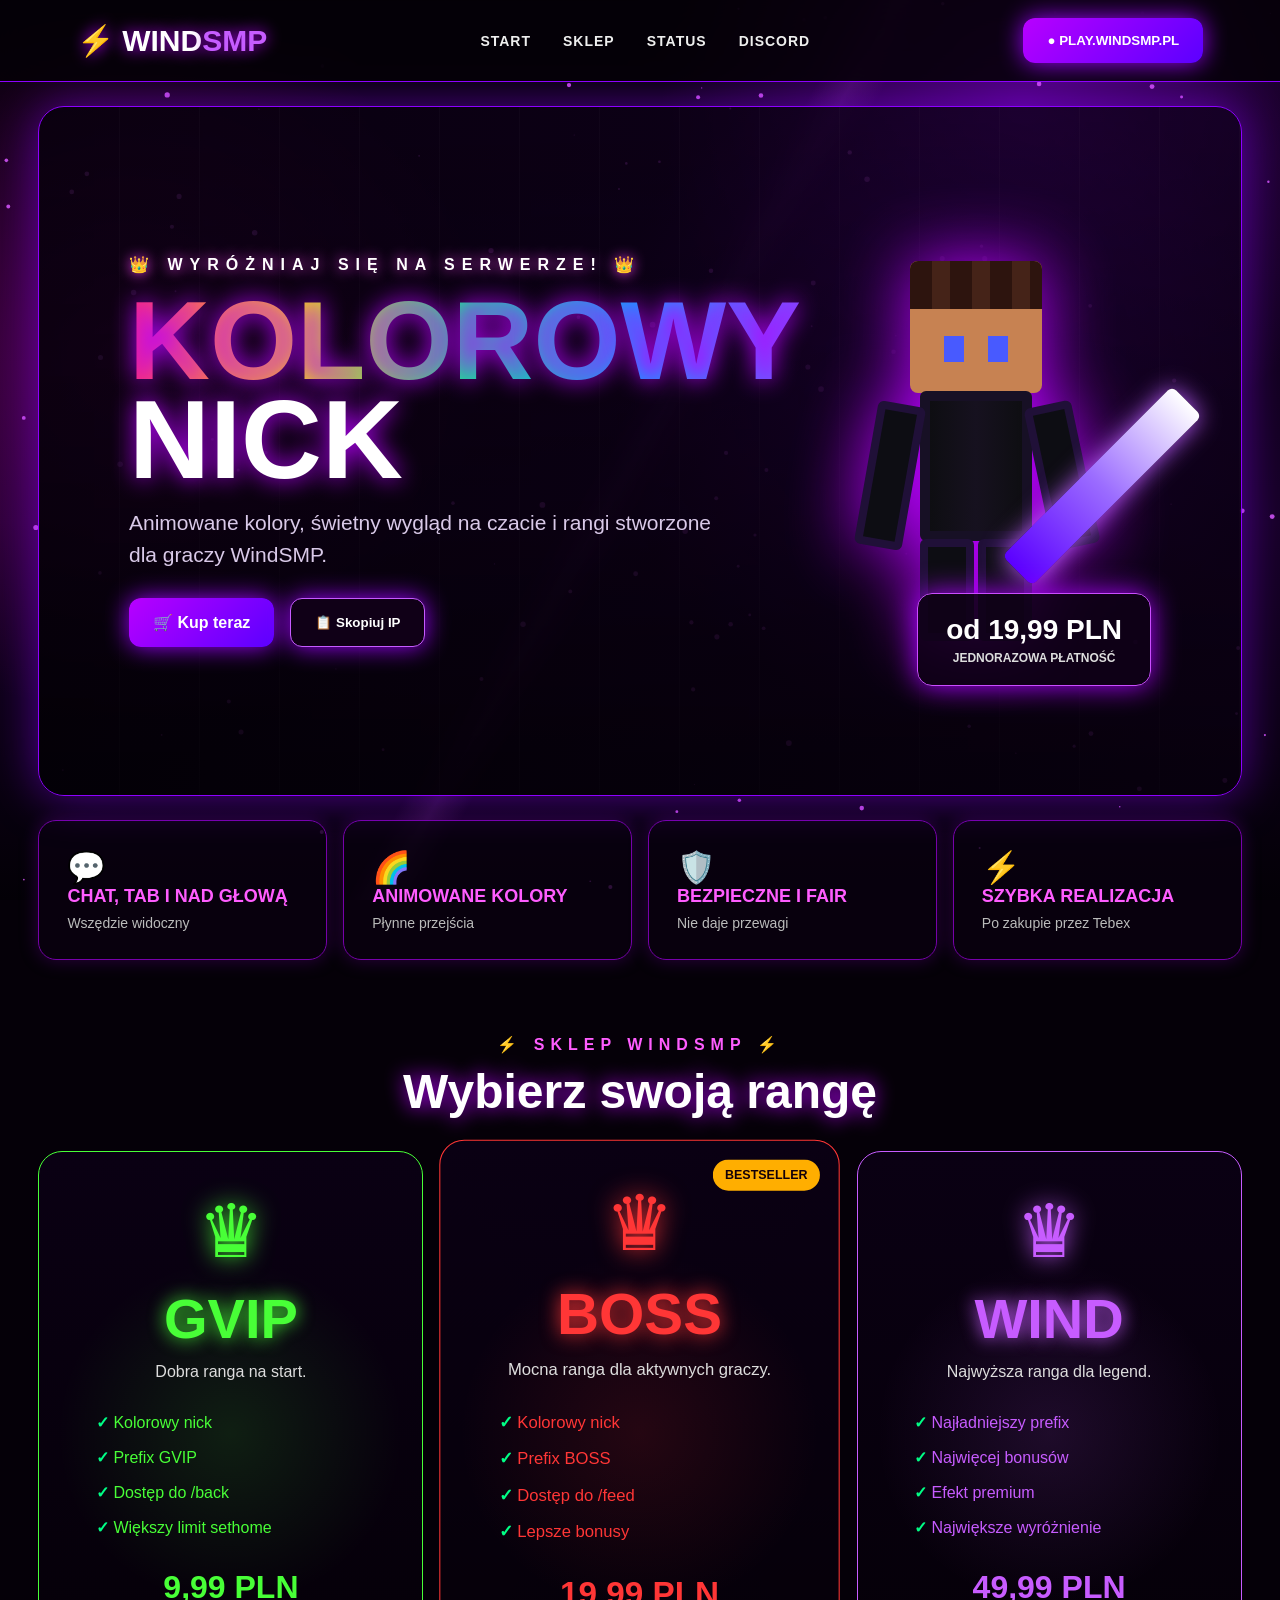
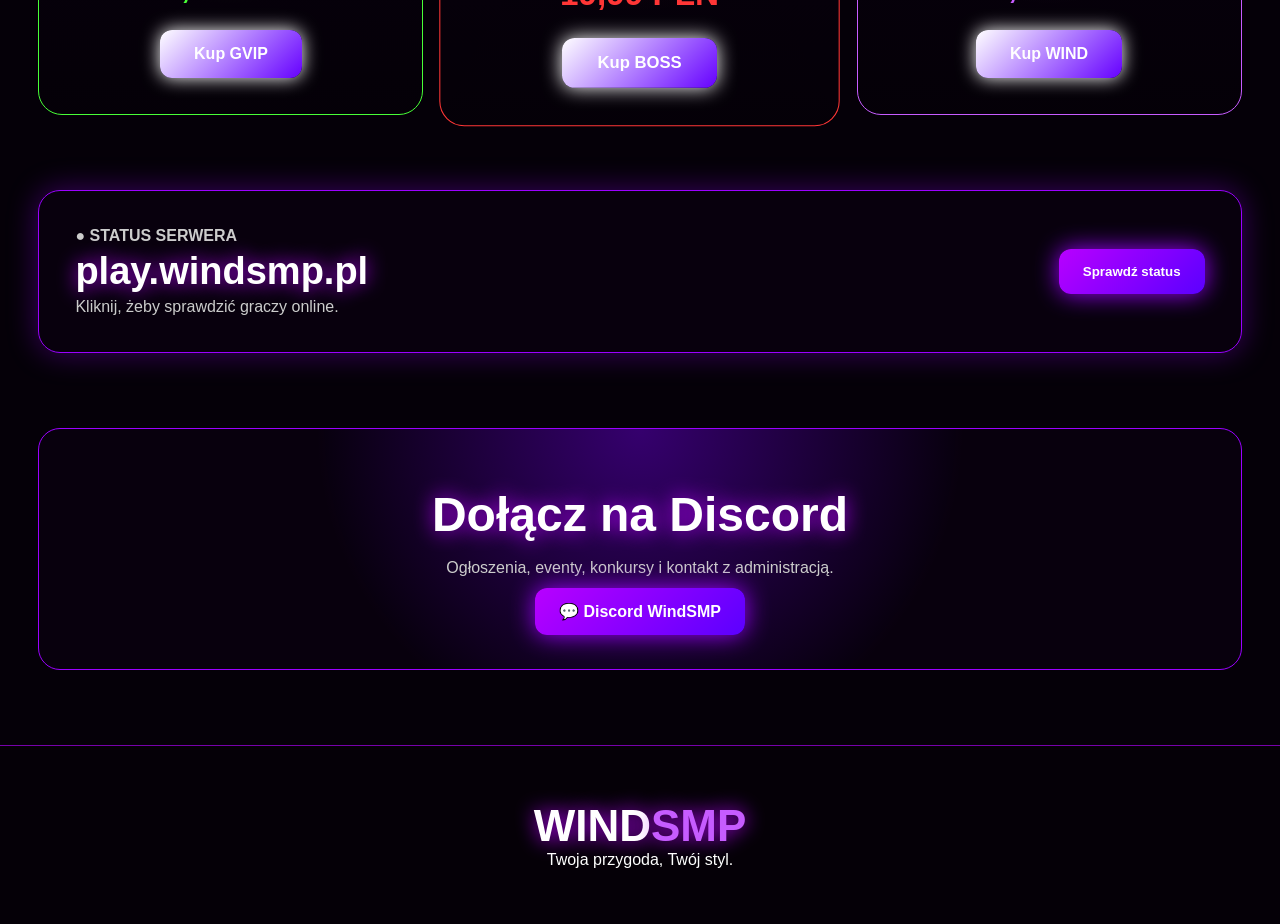
<file: index.html>
<!DOCTYPE html>
<html lang="pl">
<head>
  <meta charset="UTF-8" />
  <meta name="viewport" content="width=device-width, initial-scale=1.0" />
  <title>WindSMP • Premium</title>
  <link rel="stylesheet" href="style.css" />
</head>
<body>
  <canvas id="particles"></canvas>
  <div class="storm"></div>

  <header class="top">
    <a href="#home" class="logo">⚡ WIND<span>SMP</span></a>
    <nav>
      <a href="#home">Start</a>
      <a href="#shop">Sklep</a>
      <a href="#status">Status</a>
      <a href="#discord">Discord</a>
    </nav>
    <button onclick="copyIP()" class="ip">● PLAY.WINDSMP.PL</button>
  </header>

  <section id="home" class="hero">
    <div class="hero-text">
      <p class="small">👑 WYRÓŻNIAJ SIĘ NA SERWERZE! 👑</p>
      <h1><span>KOLOROWY</span><br>NICK</h1>
      <p class="desc">Animowane kolory, świetny wygląd na czacie i rangi stworzone dla graczy WindSMP.</p>
      <div class="hero-buttons">
        <a href="#shop" class="btn main">🛒 Kup teraz</a>
        <button onclick="copyIP()" class="btn dark">📋 Skopiuj IP</button>
      </div>
    </div>

    <div class="character">
      <div class="mc">
        <div class="head"><i></i><b></b></div>
        <div class="body"></div>
        <div class="arm left"></div>
        <div class="arm right"></div>
        <div class="leg left"></div>
        <div class="leg right"></div>
      </div>
      <div class="blade"></div>
      <div class="price">od 19,99 PLN<br><span>jednorazowa płatność</span></div>
    </div>
  </section>

  <section class="features">
    <div>💬 <b>Chat, tab i nad głową</b><p>Wszędzie widoczny</p></div>
    <div>🌈 <b>Animowane kolory</b><p>Płynne przejścia</p></div>
    <div>🛡️ <b>Bezpieczne i fair</b><p>Nie daje przewagi</p></div>
    <div>⚡ <b>Szybka realizacja</b><p>Po zakupie przez Tebex</p></div>
  </section>

  <section id="shop" class="shop">
    <p class="label">⚡ SKLEP WINDSMP ⚡</p>
    <h2>Wybierz swoją rangę</h2>

    <div class="cards">
      <article class="rank gvip">
        <div class="crown">♛</div>
        <h3>GVIP</h3>
        <p>Dobra ranga na start.</p>
        <ul>
          <li>Kolorowy nick</li>
          <li>Prefix GVIP</li>
          <li>Dostęp do /back</li>
          <li>Większy limit sethome</li>
        </ul>
        <strong>9,99 PLN</strong>
        <a href="https://windsmppl-shop2026.tebex.io/package/7530117" target="_blank">Kup GVIP</a>
      </article>

      <article class="rank boss">
        <div class="tag">BESTSELLER</div>
        <div class="crown">♛</div>
        <h3>BOSS</h3>
        <p>Mocna ranga dla aktywnych graczy.</p>
        <ul>
          <li>Kolorowy nick</li>
          <li>Prefix BOSS</li>
          <li>Dostęp do /feed</li>
          <li>Lepsze bonusy</li>
        </ul>
        <strong>19,99 PLN</strong>
        <a href="https://TWOJ-SKLEP.tebex.io/" target="_blank">Kup BOSS</a>
      </article>

      <article class="rank wind">
        <div class="crown">♛</div>
        <h3>WIND</h3>
        <p>Najwyższa ranga dla legend.</p>
        <ul>
          <li>Najładniejszy prefix</li>
          <li>Najwięcej bonusów</li>
          <li>Efekt premium</li>
          <li>Największe wyróżnienie</li>
        </ul>
        <strong>49,99 PLN</strong>
        <a href="https://TWOJ-SKLEP.tebex.io/" target="_blank">Kup WIND</a>
      </article>
    </div>
  </section>

  <section id="status" class="status">
    <div>
      <p class="online">● STATUS SERWERA</p>
      <h2>play.windsmp.pl</h2>
      <p id="statusText">Kliknij, żeby sprawdzić graczy online.</p>
    </div>
    <button onclick="checkServer()" class="btn main">Sprawdź status</button>
  </section>

  <section id="discord" class="discord">
    <h2>Dołącz na Discord</h2>
    <p>Ogłoszenia, eventy, konkursy i kontakt z administracją.</p>
    <a class="btn main" href="https://discord.gg/TWOJ-LINK" target="_blank">💬 Discord WindSMP</a>
  </section>

  <footer>
    <h2>WIND<span>SMP</span></h2>
    <p>Twoja przygoda, Twój styl.</p>
  </footer>

  <script src="script.js"></script>
</body>
</html>
</file>
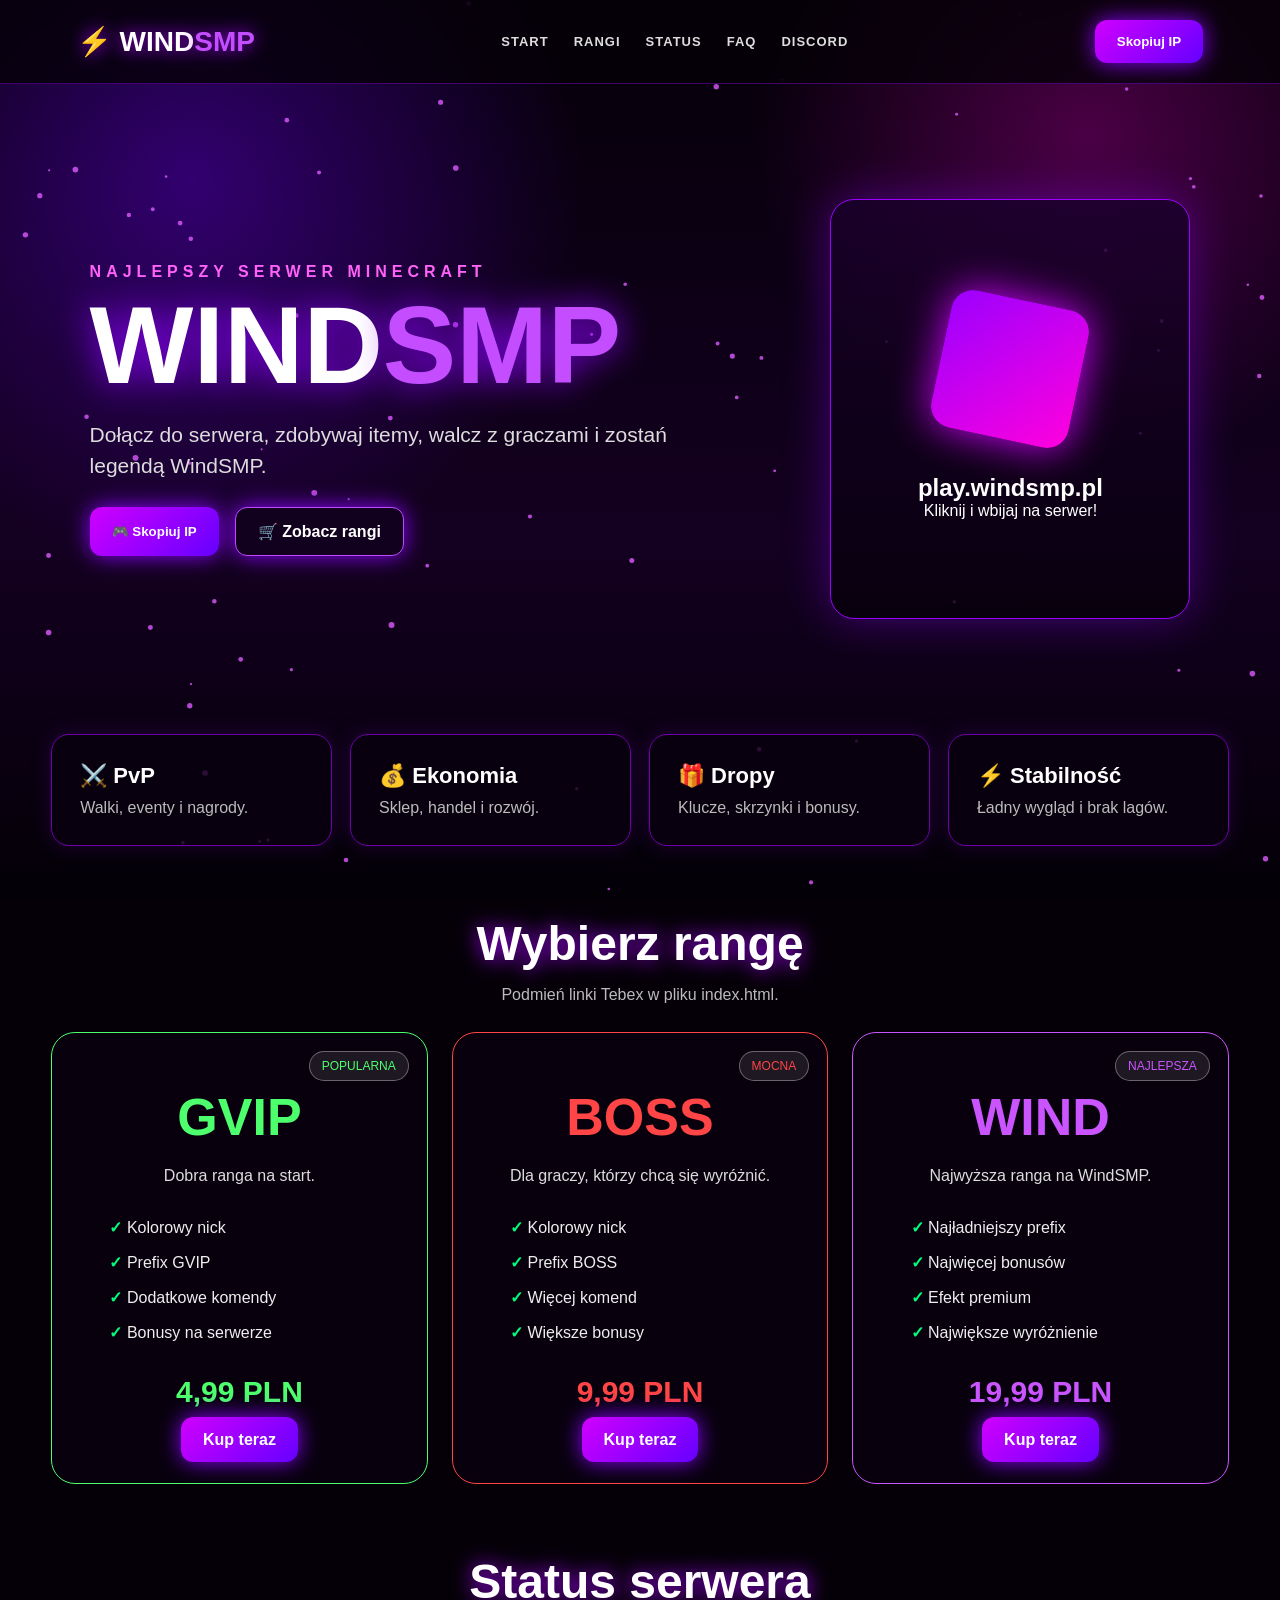
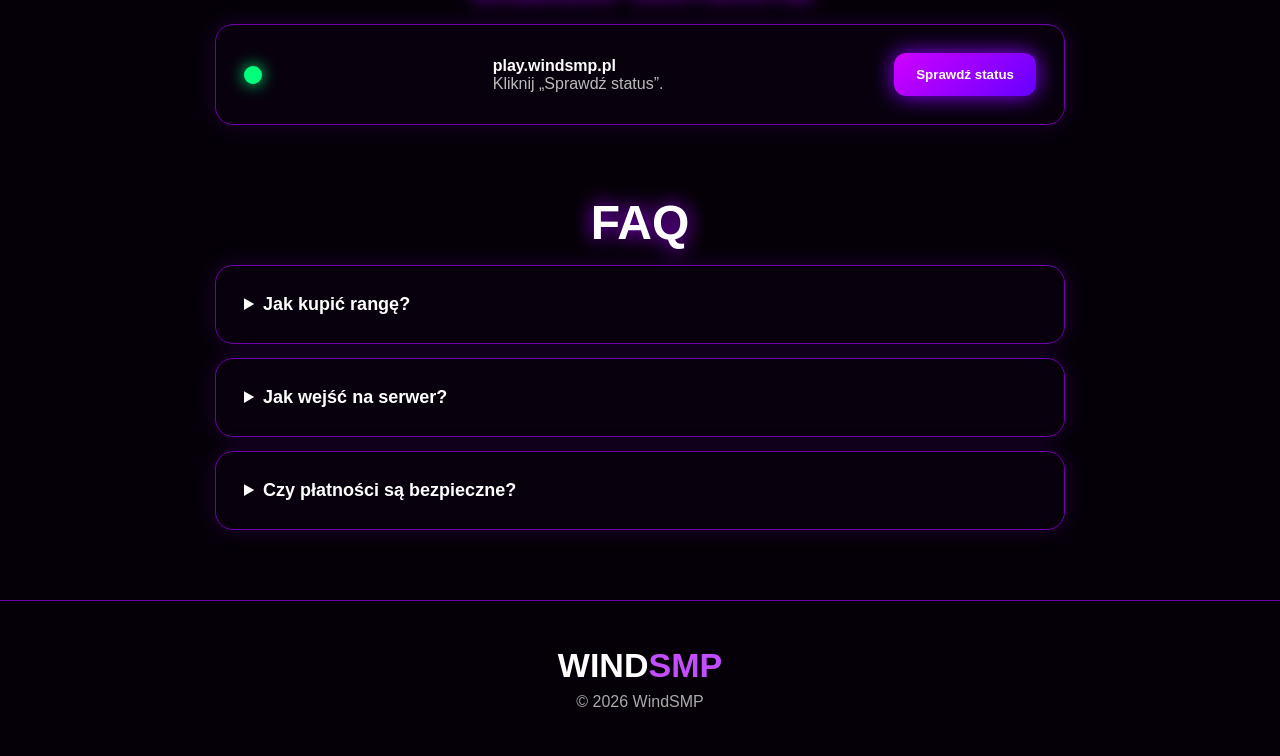
<file: windsmp-github-premium/index.html>
<!DOCTYPE html>
<html lang="pl">
<head>
  <meta charset="UTF-8">
  <meta name="viewport" content="width=device-width, initial-scale=1.0">
  <title>WindSMP</title>
  <link rel="stylesheet" href="style.css">
</head>
<body>
  <canvas id="particles"></canvas>

  <header class="navbar">
    <div class="logo">⚡ Wind<span>SMP</span></div>
    <nav>
      <a href="#start">Start</a>
      <a href="#rangi">Rangi</a>
      <a href="#status">Status</a>
      <a href="#faq">FAQ</a>
      <a href="https://discord.gg/TWOJ-LINK" target="_blank">Discord</a>
    </nav>
    <button onclick="copyIP()" class="ipBtn">Skopiuj IP</button>
  </header>

  <section id="start" class="hero">
    <div class="heroText">
      <p class="mini">NAJLEPSZY SERWER MINECRAFT</p>
      <h1>Wind<span>SMP</span></h1>
      <p class="desc">Dołącz do serwera, zdobywaj itemy, walcz z graczami i zostań legendą WindSMP.</p>
      <div class="buttons">
        <button onclick="copyIP()" class="btn main">🎮 Skopiuj IP</button>
        <a href="#rangi" class="btn ghost">🛒 Zobacz rangi</a>
      </div>
    </div>

    <div class="serverCard">
      <div class="cube"></div>
      <h2>play.windsmp.pl</h2>
      <p>Kliknij i wbijaj na serwer!</p>
    </div>
  </section>

  <section class="features">
    <div><b>⚔️ PvP</b><p>Walki, eventy i nagrody.</p></div>
    <div><b>💰 Ekonomia</b><p>Sklep, handel i rozwój.</p></div>
    <div><b>🎁 Dropy</b><p>Klucze, skrzynki i bonusy.</p></div>
    <div><b>⚡ Stabilność</b><p>Ładny wygląd i brak lagów.</p></div>
  </section>

  <section id="rangi" class="shop">
    <h2>Wybierz rangę</h2>
    <p class="center">Podmień linki Tebex w pliku index.html.</p>

    <div class="rankGrid">
      <article class="rank gvip">
        <span>POPULARNA</span>
        <h3>GVIP</h3>
        <p>Dobra ranga na start.</p>
        <ul>
          <li>Kolorowy nick</li>
          <li>Prefix GVIP</li>
          <li>Dodatkowe komendy</li>
          <li>Bonusy na serwerze</li>
        </ul>
        <strong>4,99 PLN</strong>
        <a href="https://TWOJ-SKLEP.tebex.io/" target="_blank">Kup teraz</a>
      </article>

      <article class="rank boss">
        <span>MOCNA</span>
        <h3>BOSS</h3>
        <p>Dla graczy, którzy chcą się wyróżnić.</p>
        <ul>
          <li>Kolorowy nick</li>
          <li>Prefix BOSS</li>
          <li>Więcej komend</li>
          <li>Większe bonusy</li>
        </ul>
        <strong>9,99 PLN</strong>
        <a href="https://TWOJ-SKLEP.tebex.io/" target="_blank">Kup teraz</a>
      </article>

      <article class="rank wind">
        <span>NAJLEPSZA</span>
        <h3>WIND</h3>
        <p>Najwyższa ranga na WindSMP.</p>
        <ul>
          <li>Najładniejszy prefix</li>
          <li>Najwięcej bonusów</li>
          <li>Efekt premium</li>
          <li>Największe wyróżnienie</li>
        </ul>
        <strong>19,99 PLN</strong>
        <a href="https://TWOJ-SKLEP.tebex.io/" target="_blank">Kup teraz</a>
      </article>
    </div>
  </section>

  <section id="status" class="status">
    <h2>Status serwera</h2>
    <div class="statusBox">
      <div class="dot"></div>
      <div>
        <b>play.windsmp.pl</b>
        <p id="statusText">Kliknij „Sprawdź status”.</p>
      </div>
      <button onclick="checkServer()">Sprawdź status</button>
    </div>
  </section>

  <section id="faq" class="faq">
    <h2>FAQ</h2>
    <details>
      <summary>Jak kupić rangę?</summary>
      <p>Kliknij „Kup teraz”, a strona przeniesie Cię do Tebex.</p>
    </details>
    <details>
      <summary>Jak wejść na serwer?</summary>
      <p>Skopiuj IP: play.windsmp.pl i dodaj serwer w Minecraft.</p>
    </details>
    <details>
      <summary>Czy płatności są bezpieczne?</summary>
      <p>Tak, płatności obsługuje Tebex.</p>
    </details>
  </section>

  <footer>
    <b>Wind<span>SMP</span></b>
    <p>© 2026 WindSMP</p>
  </footer>

  <script src="script.js"></script>
</body>
</html>
</file>
<file: style.css>
*{box-sizing:border-box;margin:0;padding:0}
:root{--p:#b800ff;--p2:#5b00ff;--pink:#ff2bd6;--bg:#050008}
html{scroll-behavior:smooth}
body{font-family:Arial,Helvetica,sans-serif;background:var(--bg);color:white;overflow-x:hidden}
#particles{position:fixed;inset:0;z-index:-5;background:radial-gradient(circle at 80% 12%,#9d00ff77,transparent 28%),radial-gradient(circle at 10% 40%,#ff00d944,transparent 28%),linear-gradient(180deg,#050008,#160026 58%,#030006)}
.storm{position:fixed;inset:0;z-index:-4;background:linear-gradient(120deg,transparent 0 48%,#d65cff22 50%,transparent 52%);animation:flash 4s infinite}
@keyframes flash{0%,80%,100%{opacity:.1}82%{opacity:.9}85%{opacity:.15}88%{opacity:.65}}
.top{height:82px;position:sticky;top:0;z-index:20;display:flex;align-items:center;justify-content:space-between;padding:0 6%;background:#050008dd;border-bottom:1px solid #8d00ff;backdrop-filter:blur(15px)}
.logo{color:white;text-decoration:none;font-size:30px;font-weight:900;text-shadow:0 0 16px var(--p)}.logo span,footer span{color:#c65cff}
nav{display:flex;gap:32px}nav a{color:#eee;text-decoration:none;text-transform:uppercase;font-weight:900;font-size:14px;letter-spacing:1px}nav a:hover{color:#ff6fff}
.ip,.btn{border:0;border-radius:12px;padding:15px 24px;color:white;text-decoration:none;font-weight:900;cursor:pointer;background:linear-gradient(135deg,var(--p),var(--p2));box-shadow:0 0 24px #9d00ff}
.hero{width:94%;min-height:690px;margin:24px auto;border:1px solid #8d00ff;border-radius:26px;display:flex;align-items:center;justify-content:space-between;padding:70px 7%;position:relative;overflow:hidden;background:linear-gradient(90deg,#08000edb,#120020d0),radial-gradient(circle at 75% 40%,#8b00ff80,transparent 34%);box-shadow:0 0 45px #8b00ff88}
.hero:before{content:"";position:absolute;inset:0;background:linear-gradient(transparent,#0008),repeating-linear-gradient(90deg,#ffffff05 0 1px,transparent 1px 80px)}
.hero-text{position:relative;z-index:2}.small{font-weight:900;letter-spacing:7px;text-shadow:0 0 14px #ff40ff}
h1{font-size:112px;line-height:.88;text-transform:uppercase;text-shadow:0 0 24px var(--p);margin:18px 0}h1 span{background:linear-gradient(90deg,#ff2c72,#ffe600,#00ff89,#00aeff,#7c4dff);-webkit-background-clip:text;color:transparent}
.desc{max-width:610px;color:#d9c9e8;font-size:21px;line-height:1.5}.hero-buttons{display:flex;gap:16px;flex-wrap:wrap;margin-top:28px}.dark{background:#100017;border:1px solid #c65cff}
.character{position:relative;z-index:2;width:430px;height:520px;display:flex;align-items:center;justify-content:center;animation:float 3s infinite ease-in-out}
@keyframes float{50%{transform:translateY(-14px)}}
.mc{position:relative;width:220px;height:380px;filter:drop-shadow(0 0 35px #b800ff)}
.head{position:absolute;left:44px;top:0;width:132px;height:132px;background:#c78252;border-radius:8px}.head:before{content:"";position:absolute;inset:0 0 auto 0;height:48px;background:repeating-linear-gradient(90deg,#2d140e 0 22px,#452318 22px 40px);border-radius:8px 8px 0 0}.head i,.head b{position:absolute;top:75px;width:20px;height:26px;background:#485aff}.head i{left:34px}.head b{right:34px}
.body{position:absolute;left:54px;top:130px;width:112px;height:150px;background:linear-gradient(90deg,#0e0e12,#16111f,#0e0e12);border:10px solid #171025;border-radius:6px}
.arm,.leg{position:absolute;background:#0d0d13;border:8px solid #201038;border-radius:6px}.arm{top:142px;width:48px;height:145px}.arm.left{left:0;transform:rotate(10deg)}.arm.right{right:0;transform:rotate(-12deg)}.leg{top:278px;width:54px;height:102px}.leg.left{left:54px}.leg.right{right:54px}
.blade{position:absolute;width:42px;height:240px;background:linear-gradient(180deg,#fff,#9b6cff,#5b00ff);transform:rotate(45deg);right:28px;bottom:105px;box-shadow:0 0 24px #bd5cff;border-radius:6px}
.price{position:absolute;right:0;bottom:25px;padding:20px 28px;border:1px solid #ca4dff;border-radius:15px;background:#100018dd;text-align:center;font-size:28px;font-weight:900;box-shadow:0 0 28px #ab00ff}.price span{display:block;font-size:12px;text-transform:uppercase;color:#ddd;margin-top:5px}
.features{width:94%;margin:22px auto 70px;display:grid;grid-template-columns:repeat(4,1fr);gap:16px}.features div{background:#09000fcc;border:1px solid #7700aa;border-radius:18px;padding:28px;font-size:31px;box-shadow:0 0 18px #65009666}.features b{display:block;font-size:18px;color:#ff5dff;text-transform:uppercase}.features p{font-size:14px;color:#bbb;margin-top:8px}
.shop,.status,.discord{width:94%;margin:75px auto}.label{text-align:center;color:#ff5dff;font-weight:900;letter-spacing:6px}h2{text-align:center;font-size:48px;text-shadow:0 0 20px var(--p);margin:10px 0 32px}
.cards{display:grid;grid-template-columns:repeat(3,1fr);gap:24px}.rank{position:relative;background:linear-gradient(180deg,#0b0015e8,#050008e8);border:1px solid currentColor;border-radius:24px;padding:36px;text-align:center;min-height:545px;transition:.25s;overflow:hidden}.rank:hover{transform:translateY(-12px) scale(1.02);box-shadow:0 0 45px currentColor}.rank:before{content:"";position:absolute;inset:-100px;background:radial-gradient(circle,currentColor,transparent 36%);opacity:.12}.rank>*{position:relative}.crown{font-size:74px;text-shadow:0 0 25px currentColor}.rank h3{font-size:56px;margin:12px 0;text-shadow:0 0 18px currentColor}.rank p{color:#ddd}.rank ul{list-style:none;text-align:left;max-width:270px;margin:24px auto}.rank li{padding:8px 0}.rank li:before{content:"✓ ";color:#00ff86;font-weight:900}.rank strong{display:block;font-size:32px;margin:24px 0}.rank a{display:inline-block;color:white;text-decoration:none;padding:15px 34px;border-radius:12px;background:linear-gradient(135deg,currentColor,#6500ff);font-weight:900;box-shadow:0 0 18px currentColor}.tag{position:absolute;right:18px;top:18px;background:#ffae00;color:#130009;padding:8px 12px;border-radius:999px;font-weight:900;font-size:12px}.gvip{color:#48ff37}.boss{color:#ff3636;transform:scale(1.04)}.wind{color:#c75cff}
.status{display:flex;justify-content:space-between;align-items:center;gap:25px;padding:36px;border:1px solid #9b00ff;border-radius:22px;background:#09000fcc;box-shadow:0 0 30px #7700c977}.status h2{text-align:left;margin:5px 0;font-size:38px}.online{color:#28ff5c;font-weight:900}.status p{color:#ccc}
.discord{text-align:center;padding:48px;border:1px solid #9b00ff;border-radius:22px;background:radial-gradient(circle at 50% 0,#7b00ff66,transparent 50%),#09000fcc}.discord p{color:#ccc;margin:-15px 0 25px}
footer{text-align:center;padding:55px;border-top:1px solid #7700aa;background:#050008cc}footer h2{margin:0;font-size:44px}
@media(max-width:980px){.top{height:auto;flex-direction:column;gap:15px;padding:18px}nav{flex-wrap:wrap;justify-content:center;gap:15px}.hero{flex-direction:column;text-align:center;padding:48px 20px}h1{font-size:62px}.small{letter-spacing:3px}.hero-buttons{justify-content:center}.character{width:100%;transform:scale(.85)}.features,.cards{grid-template-columns:1fr}.boss{transform:none}.status{flex-direction:column;text-align:center}.status h2{text-align:center}}
</file>
<file: windsmp-github-premium/style.css>
*{box-sizing:border-box;margin:0;padding:0}
html{scroll-behavior:smooth}
body{font-family:Arial,Helvetica,sans-serif;background:#050008;color:white;overflow-x:hidden}
#particles{position:fixed;inset:0;z-index:-1;background:radial-gradient(circle at 15% 20%,#6f00ff66,transparent 30%),radial-gradient(circle at 85% 15%,#ff00dd44,transparent 25%),linear-gradient(180deg,#050008,#140021 60%,#030006)}
.navbar{position:sticky;top:0;z-index:10;display:flex;justify-content:space-between;align-items:center;padding:20px 6%;background:#050008cc;border-bottom:1px solid #9b00ff66;backdrop-filter:blur(14px)}
.logo{font-size:28px;font-weight:900;text-transform:uppercase;text-shadow:0 0 18px #a600ff}.logo span,h1 span,footer span{color:#c44dff}
nav{display:flex;gap:25px}nav a{color:#ddd;text-decoration:none;font-weight:800;text-transform:uppercase;font-size:13px;letter-spacing:1px}nav a:hover{color:#f35cff}
button,.btn,.rank a{cursor:pointer;border:0;border-radius:12px;padding:14px 22px;color:white;background:linear-gradient(135deg,#d000ff,#6500ff);font-weight:900;text-decoration:none;box-shadow:0 0 22px #8c00ff}
.hero{min-height:650px;display:flex;align-items:center;justify-content:space-between;gap:50px;padding:70px 7%}
.mini{color:#ff63f7;font-weight:900;letter-spacing:5px;margin-bottom:14px}
h1{font-size:110px;line-height:.9;text-transform:uppercase;text-shadow:0 0 35px #8e00ff}
.desc{max-width:600px;color:#ddd;font-size:21px;margin:25px 0;line-height:1.5}
.buttons{display:flex;gap:16px;flex-wrap:wrap}.ghost{background:#12001f;border:1px solid #bd4cff}
.serverCard{width:360px;min-height:420px;border:1px solid #9b00ff;border-radius:24px;background:linear-gradient(180deg,#19002bcc,#07000bcc);display:flex;flex-direction:column;align-items:center;justify-content:center;text-align:center;box-shadow:0 0 45px #8c00ff66;animation:float 3s ease-in-out infinite}
@keyframes float{50%{transform:translateY(-16px)}}
.cube{width:140px;height:140px;background:linear-gradient(135deg,#9b00ff,#ff00dd);border-radius:22px;box-shadow:0 0 40px #d000ff;transform:rotate(12deg);margin-bottom:35px}
.features{width:92%;margin:auto;display:grid;grid-template-columns:repeat(4,1fr);gap:18px}.features div,.statusBox,details{background:#09000fcc;border:1px solid #7000aa;border-radius:18px;padding:28px;box-shadow:0 0 20px #48007566}.features b{font-size:22px}.features p{color:#bbb;margin-top:10px}
.shop,.status,.faq{width:92%;margin:70px auto}.shop h2,.status h2,.faq h2{text-align:center;font-size:48px;margin-bottom:15px;text-shadow:0 0 20px #a600ff}.center{text-align:center;color:#bbb;margin-bottom:28px}
.rankGrid{display:grid;grid-template-columns:repeat(3,1fr);gap:24px}.rank{position:relative;padding:34px;border-radius:24px;background:#09000fcc;border:1px solid currentColor;text-align:center;transition:.25s;overflow:hidden}.rank:hover{transform:translateY(-12px) scale(1.02);box-shadow:0 0 40px currentColor}.rank h3{font-size:52px;margin:20px 0}.rank p{color:#ddd}.rank ul{list-style:none;text-align:left;margin:25px auto;max-width:260px}.rank li{padding:8px 0;color:#eee}.rank li:before{content:"✓ ";color:#00ff7b;font-weight:900}.rank strong{display:block;font-size:30px;margin-bottom:22px}.rank span{position:absolute;top:18px;right:18px;font-size:12px;background:#ffffff18;border:1px solid #ffffff55;border-radius:999px;padding:7px 12px}.gvip{color:#4dff6d}.boss{color:#ff4545}.wind{color:#ca55ff}
.statusBox{display:flex;align-items:center;justify-content:space-between;gap:20px;max-width:850px;margin:auto}.dot{width:18px;height:18px;border-radius:50%;background:#00ff7b;box-shadow:0 0 16px #00ff7b}.statusBox p{color:#bbb}
details{max-width:850px;margin:14px auto}summary{cursor:pointer;font-weight:900;font-size:18px}details p{color:#ccc;margin-top:14px}
footer{text-align:center;padding:45px;border-top:1px solid #7000aa;background:#050008cc}footer b{font-size:34px;text-transform:uppercase}footer p{color:#aaa;margin-top:8px}
@media(max-width:950px){.navbar{flex-direction:column;gap:15px}nav{flex-wrap:wrap;justify-content:center}.hero{flex-direction:column;text-align:center}.hero h1{font-size:64px}.buttons{justify-content:center}.features,.rankGrid{grid-template-columns:1fr}.serverCard{width:100%;max-width:360px}.statusBox{flex-direction:column;text-align:center}}
</file>
